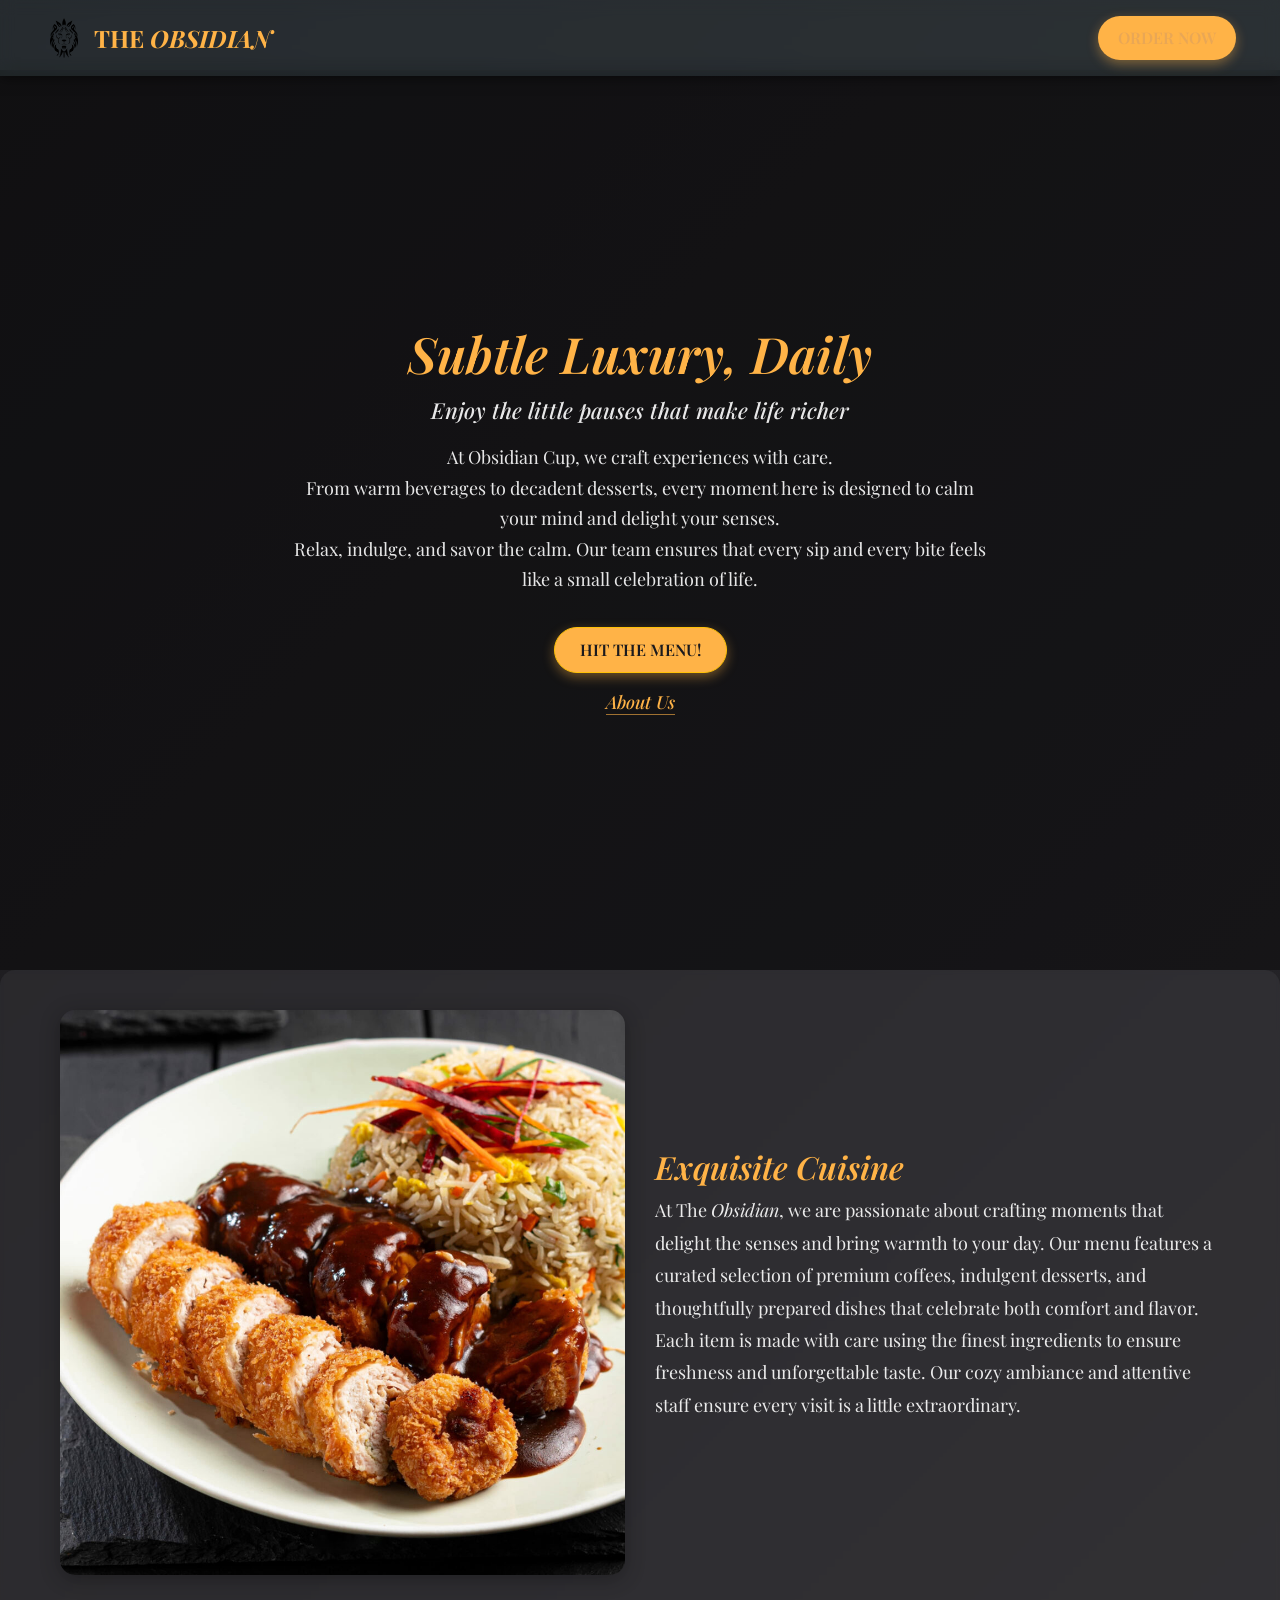
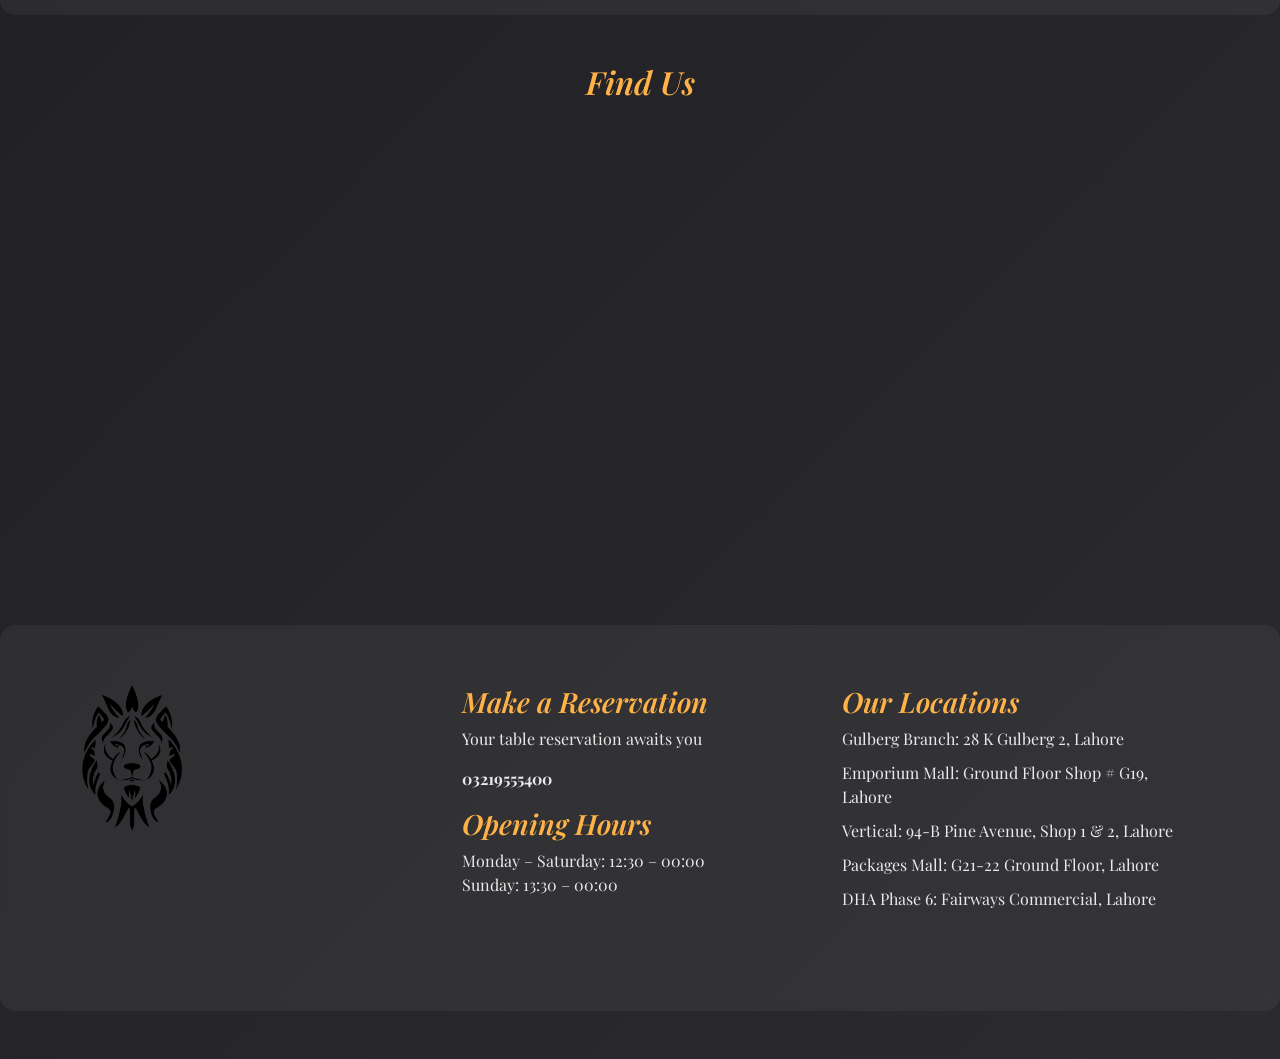
<file: index.html>
<!DOCTYPE html>
<html lang="en">
<head>
  <meta charset="UTF-8">
  <meta name="viewport" content="width=device-width, initial-scale=1.0">
  <title>The Obsidian</title>

  <!-- Google Fonts -->
  <link href="https://fonts.googleapis.com/css2?family=Montserrat:wght@300;500;700&family=Playfair+Display:wght@700&display=swap" rel="stylesheet">

  <!-- Bootstrap CSS -->
  <link href="https://cdn.jsdelivr.net/npm/bootstrap@5.3.8/dist/css/bootstrap.min.css" rel="stylesheet">

  <!-- Custom CSS -->
  <link href="./style.css" rel="stylesheet">
</head>
<body>

  <!-- Navbar -->
  <nav class="navbar navbar-expand-lg navbar-dark">
    <div class="container-fluid">
      <a class="navbar-brand d-flex align-items-center logo" href="#">
        <img src="cafe logo.webp" alt="Logo">
        <b>THE <i>OBSIDIAN</i></b>
      </a>
      <a href="menu.html" class="nav-order-btn">ORDER NOW</a>
    </div>
  </nav>

  <!-- Hero Section -->
  <section id="home" class="hero text-center">
    <div class="hero-overlay"></div>
    <div class="hero-content">
      <h1 class="hero-title">Subtle Luxury, Daily</h1>
      <p class="hero-subtitle">Enjoy the little pauses that make life richer</p>
      <p class="hero-desc">
        At Obsidian Cup, we craft experiences with care.<br>
        From warm beverages to decadent desserts, every moment here is designed to calm your mind and delight your senses.<br>
        Relax, indulge, and savor the calm. Our team ensures that every sip and every bite feels like a small celebration of life.
      </p>
      <a href="menu.html" class="btn btn-warning heartbeat-btn mt-3">HIT THE MENU!</a>
      <div class="about-link mt-3">
        <a href="about.html">About Us</a>
      </div>
    </div>
  </section>

  <!-- Food Grid Section -->
  <section class="food-grid-section">
    <div class="food-grid-container">
      <div class="food-image">
        <img src="grid food.jpg" alt="Delicious Food">
      </div>
      <div class="food-text">
        <h2>Exquisite Cuisine</h2>
        <p>
          At The <i>Obsidian</i>, we are passionate about crafting moments that delight the senses and bring warmth to your day.
          Our menu features a curated selection of premium coffees, indulgent desserts, and thoughtfully prepared dishes that celebrate both comfort and flavor.
          Each item is made with care using the finest ingredients to ensure freshness and unforgettable taste.
          Our cozy ambiance and attentive staff ensure every visit is a little extraordinary.
        </p>
      </div>
    </div>
  </section>

  <!-- Location Section -->
  <section class="location-section text-center my-5">
    <h2>Find Us</h2>
    <iframe class="map" 
      src="https://www.google.com/maps/embed?pb=!1m16!1m12!1m3!1d108809.32074823373!2d74.20451550269475!3d31.543620011653385!2m3!1f0!2f0!3f0!3m2!1i1024!2i768!4f13.1!2m1!1sArcadian%20Cafe!5e0!3m2!1sen!2s!4v1764679527795!5m2!1sen!2s" 
      allowfullscreen="" 
      loading="lazy" 
      referrerpolicy="no-referrer-when-downgrade">
    </iframe>
  </section>

  <!-- Info Grid Section -->
  <section class="info-grid-section my-5">
    <div class="container">
      <div class="row text-center text-md-start">
        <div class="col-md-4 mb-4">
          <img src="cafe logo.webp" alt="Logo" width="100">
        </div>
        <div class="col-md-4 mb-4">
          <h3>Make a Reservation</h3>
          <p>Your table reservation awaits you</p>
          <p><strong>03219555400</strong></p>
          <h3>Opening Hours</h3>
          <p>
            Monday – Saturday: 12:30 – 00:00<br>
            Sunday: 13:30 – 00:00
          </p>
        </div>
        <div class="col-md-4 mb-4">
          <h3>Our Locations</h3>
          <ul>
            <li>Gulberg Branch: 28 K Gulberg 2, Lahore</li>
            <li>Emporium Mall: Ground Floor Shop # G19, Lahore</li>
            <li>Vertical: 94-B Pine Avenue, Shop 1 & 2, Lahore</li>
            <li>Packages Mall: G21-22 Ground Floor, Lahore</li>
            <li>DHA Phase 6: Fairways Commercial, Lahore</li>
          </ul>
        </div>
      </div>
    </div>
  </section>

  <!-- Bootstrap JS -->
  <script src="https://cdn.jsdelivr.net/npm/bootstrap@5.3.8/dist/js/bootstrap.bundle.min.js"></script>
  
  <!-- Custom JS -->
  <script src="home.js"></script>

</body>
</html>
</file>
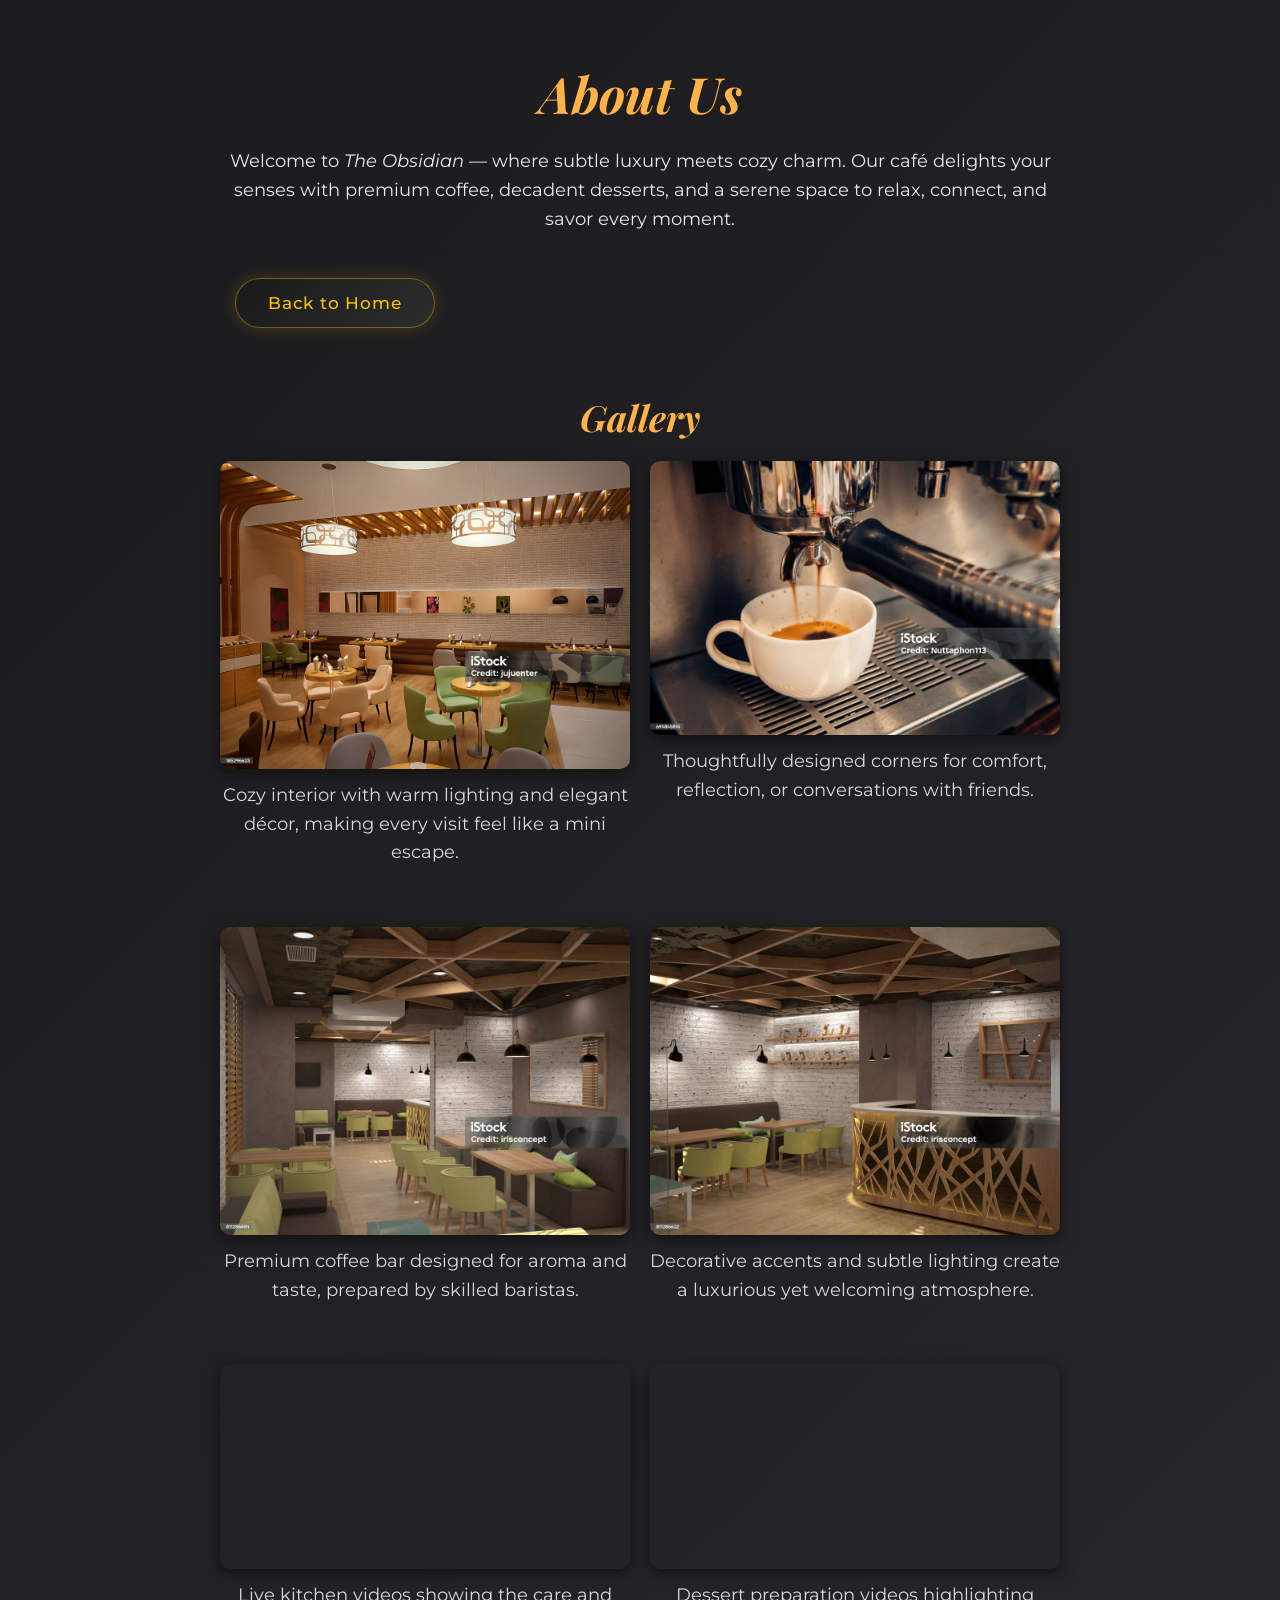
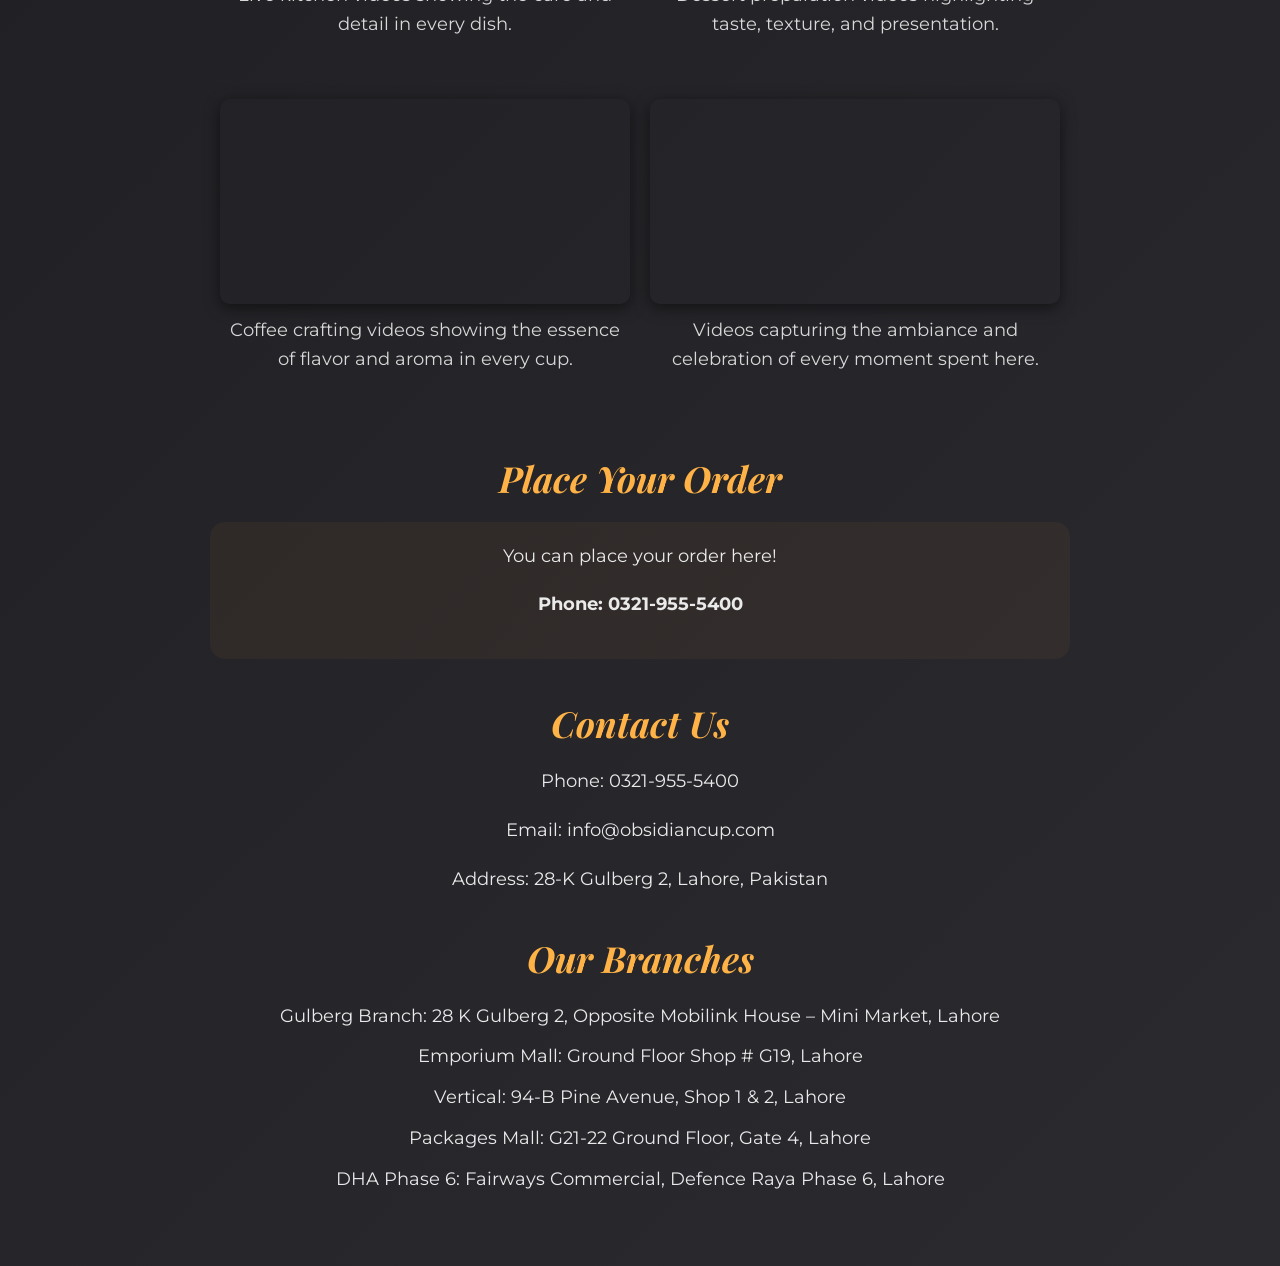
<file: about.html>
<!DOCTYPE html>
<html lang="en">
<head>
  <meta charset="UTF-8">
  <meta name="viewport" content="width=device-width, initial-scale=1.0">
  <title>About – The Obsidian</title>

  <!-- Google Fonts -->
  <link href="https://fonts.googleapis.com/css2?family=Montserrat:wght@300;500;600&family=Playfair+Display:wght@700&display=swap" rel="stylesheet">

  <!-- Custom CSS -->
  <link rel="stylesheet" href="about.css">
</head>
<body>

  <section class="about-container">
    
    <!-- About Intro -->
    <h1 class="about-title">About Us</h1>
    <p class="about-text">
      Welcome to <i>The Obsidian</i> — where subtle luxury meets cozy charm. Our café delights your senses with premium coffee, decadent desserts, and a serene space to relax, connect, and savor every moment.
    </p>
    
    <a href="the obsidian.html" class="back-home">Back to Home</a>

    <!-- Gallery -->
    <h2 class="section-title">Gallery</h2>
    <div class="gallery">

      <div class="about-item-container">
        <img class="about-item" src="./istockphoto-185296623-1024x1024.jpg" alt="Interior 1">
        <p class="item-text">Cozy interior with warm lighting and elegant décor, making every visit feel like a mini escape.</p>
      </div>

      <div class="about-item-container">
        <img class="about-item" src="./istockphoto-694845814-1024x1024.jpg" alt="Interior 2">
        <p class="item-text">Thoughtfully designed corners for comfort, reflection, or conversations with friends.</p>
      </div>

      <div class="about-item-container">
        <img class="about-item" src="./istockphoto-811286504-1024x1024.jpg" alt="Interior 3">
        <p class="item-text">Premium coffee bar designed for aroma and taste, prepared by skilled baristas.</p>
      </div>

      <div class="about-item-container">
        <img class="about-item" src="./istockphoto-811286622-1024x1024.jpg" alt="Interior 4">
        <p class="item-text">Decorative accents and subtle lighting create a luxurious yet welcoming atmosphere.</p>
      </div>

      <div class="about-item-container">
        <video class="about-item" autoplay muted loop src="./istockphoto-1389161636-640_adpp_is.mp4"></video>
        <p class="item-text">Live kitchen videos showing the care and detail in every dish.</p>
      </div>

      <div class="about-item-container">
        <video class="about-item" autoplay muted loop src="./istockphoto-1390768961-640_adpp_is.mp4"></video>
        <p class="item-text">Dessert preparation videos highlighting taste, texture, and presentation.</p>
      </div>

      <div class="about-item-container">
        <video class="about-item" autoplay muted loop src="./istockphoto-2012703901-640_adpp_is.mp4"></video>
        <p class="item-text">Coffee crafting videos showing the essence of flavor and aroma in every cup.</p>
      </div>

      <div class="about-item-container">
        <video class="about-item" autoplay muted loop src="./istockphoto-2178288139-640_adpp_is.mp4"></video>
        <p class="item-text">Videos capturing the ambiance and celebration of every moment spent here.</p>
      </div>

    </div>

    <!-- Order Section -->
    <h2 class="section-title">Place Your Order</h2>
    <div class="order-section about-item">
      <p>You can place your order here!</p>
      <p><strong>Phone: 0321‑955‑5400</strong></p>
    </div>

    <!-- Contact Info -->
    <h2 class="section-title">Contact Us</h2>
    <div class="contact about-item">
      <p>Phone: 0321‑955‑5400</p>
      <p>Email: info@obsidiancup.com</p>
      <p>Address: 28‑K Gulberg 2, Lahore, Pakistan</p>
    </div>

    <!-- Branches -->
    <h2 class="section-title">Our Branches</h2>
    <ul class="branches about-item">
      <li>Gulberg Branch: 28 K Gulberg 2, Opposite Mobilink House – Mini Market, Lahore</li>
      <li>Emporium Mall: Ground Floor Shop # G19, Lahore</li>
      <li>Vertical: 94‑B Pine Avenue, Shop 1 & 2, Lahore</li>
      <li>Packages Mall: G21‑22 Ground Floor, Gate 4, Lahore</li>
      <li>DHA Phase 6: Fairways Commercial, Defence Raya Phase 6, Lahore</li>
    </ul>

  </section>

  <script src="./about.js"></script>
</body>
</html>
</file>
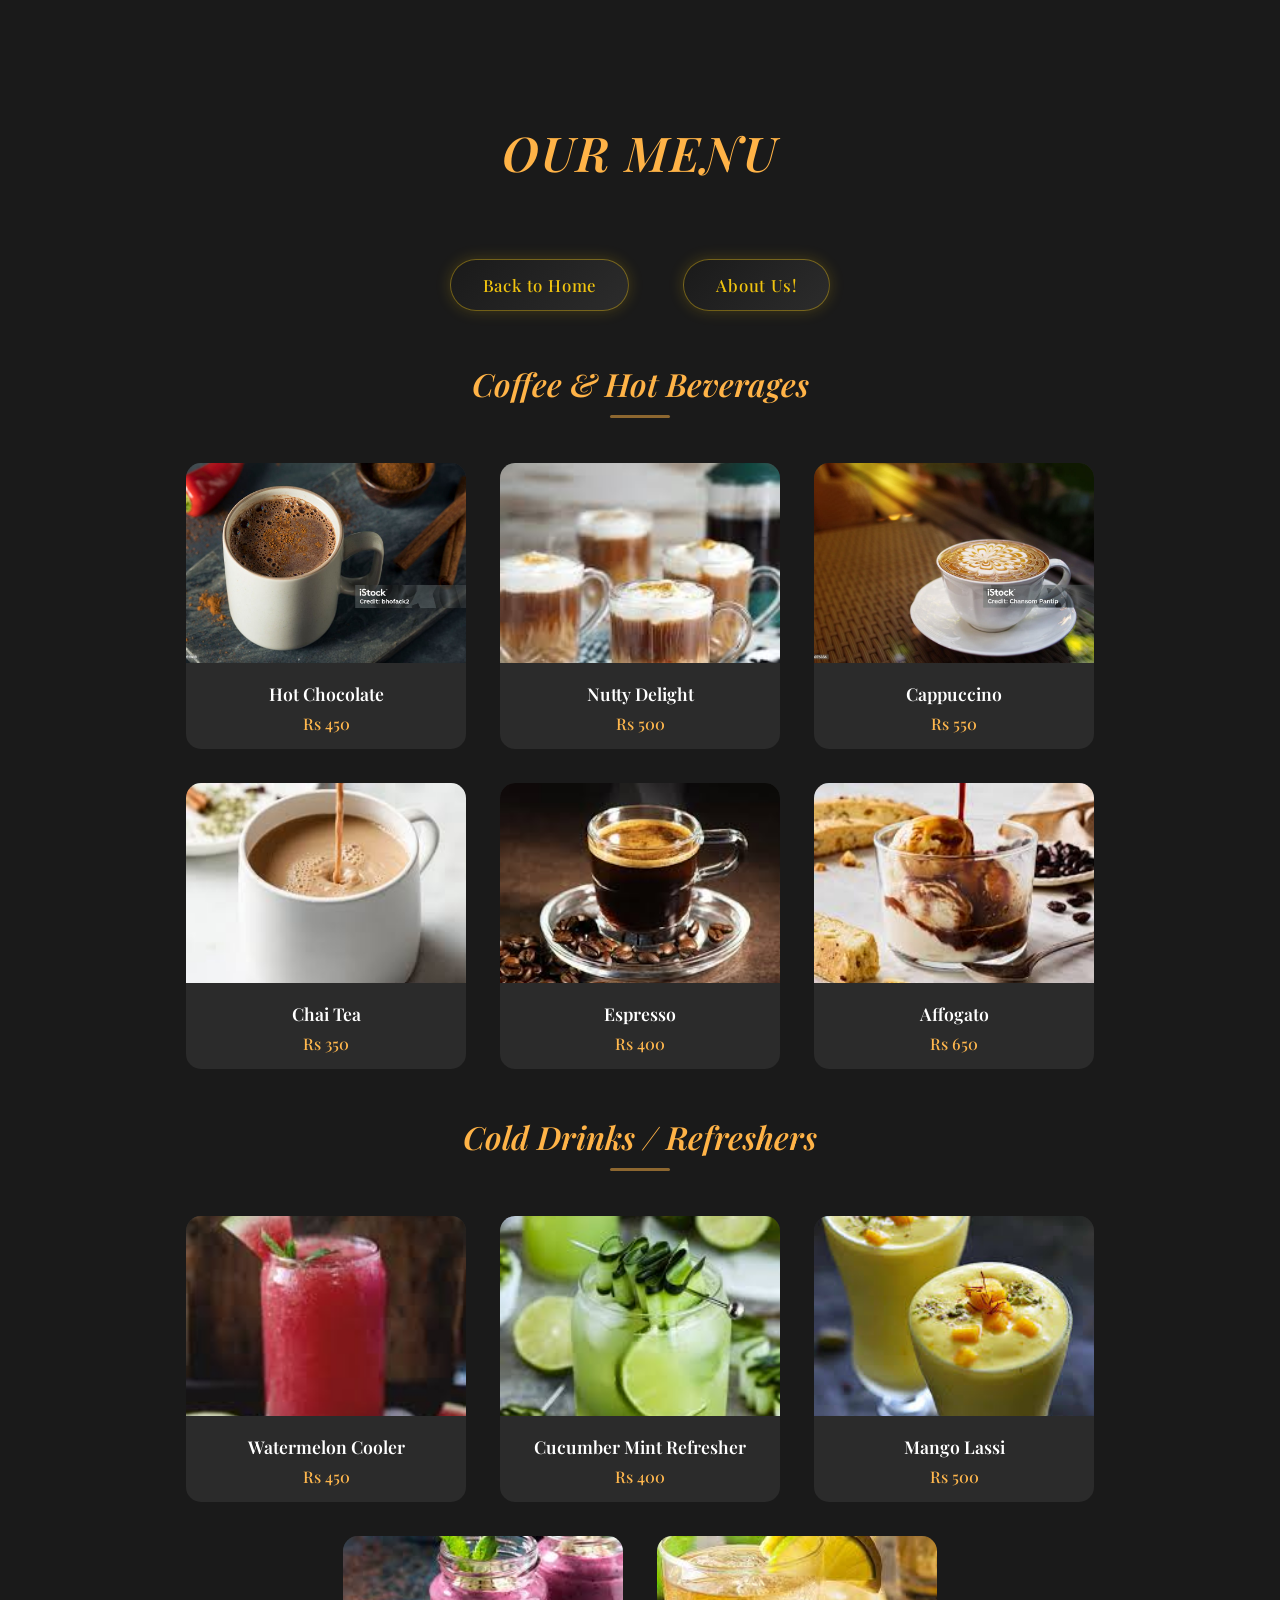
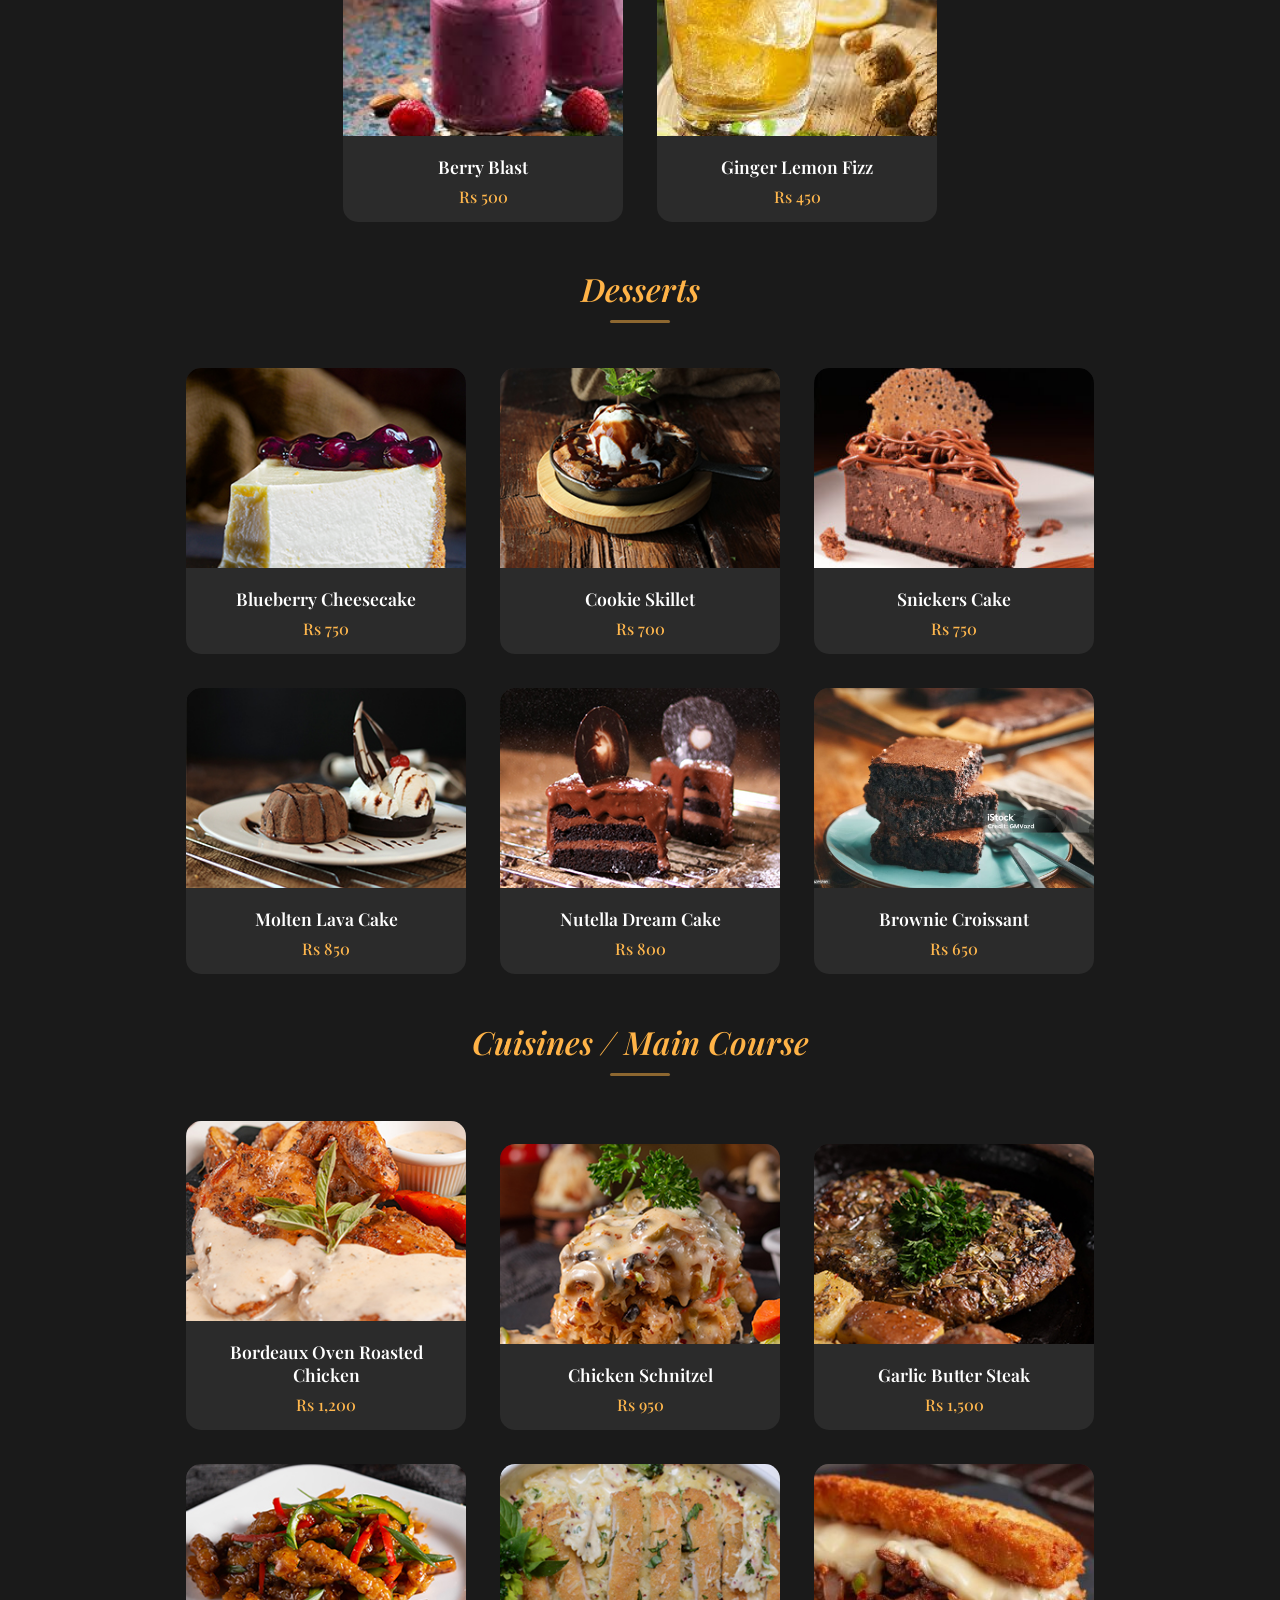
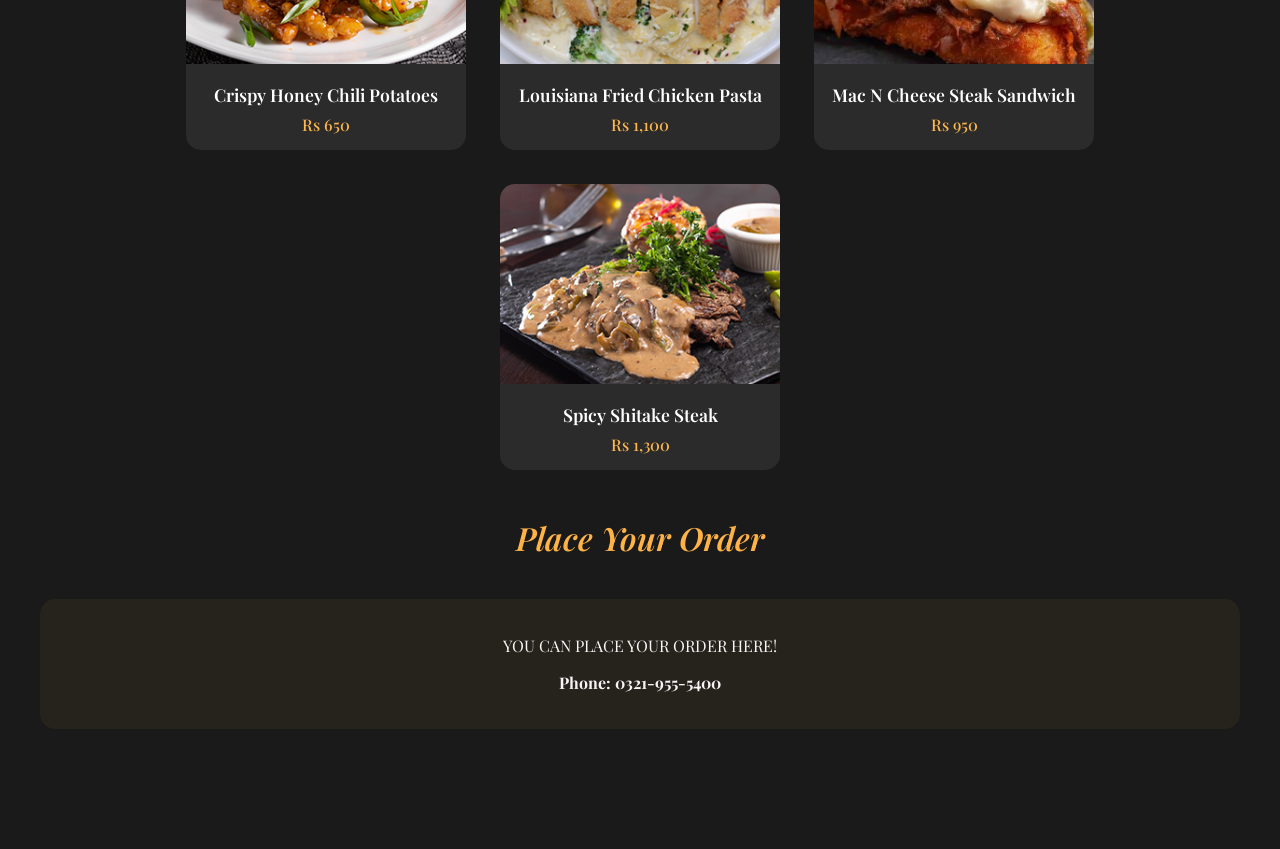
<file: menu.html>
<!DOCTYPE html>
<html lang="en">
<head>
  <meta charset="UTF-8">
  <meta name="viewport" content="width=device-width, initial-scale=1.0">
  <title>Menu – The Obsidian</title>

  <!-- Google Fonts -->
  <link href="https://fonts.googleapis.com/css2?family=Montserrat:wght@300;500;600&family=Playfair+Display:wght@700&display=swap" rel="stylesheet">

  <!-- Custom CSS -->
  <link rel="stylesheet" href="menu.css">
</head>
<body>

  <section class="menu-container">
    <h1 class="menu-title">Our Menu</h1>

    <div class="navigation-links">
      <a href="./the obsidian.html" class="back-home">Back to Home</a>
      <a href="about.html" class="back-home">About Us!</a>
    </div>

    <!-- Coffee & Hot Beverages -->
    <div class="menu-category">
      <h2>Coffee & Hot Beverages</h2>
      <div class="menu-item">
        <img src="./Hot Chocolate.jpg" alt="Hot Chocolate">
        <div class="menu-text">
          <span class="item-name">Hot Chocolate</span>
          <span class="item-price">Rs 450</span>
        </div>
      </div>
      <div class="menu-item">
        <img src="./nutty delight.jfif" alt="Nutty Delight">
        <div class="menu-text">
          <span class="item-name">Nutty Delight</span>
          <span class="item-price">Rs 500</span>
        </div>
      </div>
      <div class="menu-item">
        <img src="./Macchiato.jpg" alt="Cappuccino">
        <div class="menu-text">
          <span class="item-name">Cappuccino</span>
          <span class="item-price">Rs 550</span>
        </div>
      </div>
      <div class="menu-item">
        <img src="./chai.jfif" alt="Chai Tea">
        <div class="menu-text">
          <span class="item-name">Chai Tea</span>
          <span class="item-price">Rs 350</span>
        </div>
      </div>
      <div class="menu-item">
        <img src="./espresso.jfif" alt="Espresso">
        <div class="menu-text">
          <span class="item-name">Espresso</span>
          <span class="item-price">Rs 400</span>
        </div>
      </div>
      <div class="menu-item">
        <img src="./affogato.jfif" alt="Affogato">
        <div class="menu-text">
          <span class="item-name">Affogato</span>
          <span class="item-price">Rs 650</span>
        </div>
      </div>
    </div>

    <!-- Cold Drinks / Refreshers -->
    <div class="menu-category">
      <h2>Cold Drinks / Refreshers</h2>
      <div class="menu-item">
        <img src="./watermelon cooler.jfif" alt="Watermelon Cooler">
        <div class="menu-text">
          <span class="item-name">Watermelon Cooler</span>
          <span class="item-price">Rs 450</span>
        </div>
      </div>
      <div class="menu-item">
        <img src="./cucumber.jfif" alt="Cucumber Mint Refresher">
        <div class="menu-text">
          <span class="item-name">Cucumber Mint Refresher</span>
          <span class="item-price">Rs 400</span>
        </div>
      </div>
      <div class="menu-item">
        <img src="./mangolassi.jfif" alt="Mango Lassi">
        <div class="menu-text">
          <span class="item-name">Mango Lassi</span>
          <span class="item-price">Rs 500</span>
        </div>
      </div>
      <div class="menu-item">
        <img src="./berryblast.jfif" alt="Berry Blast">
        <div class="menu-text">
          <span class="item-name">Berry Blast</span>
          <span class="item-price">Rs 500</span>
        </div>
      </div>
      <div class="menu-item">
        <img src="./ginger.jfif" alt="Ginger Lemon Fizz">
        <div class="menu-text">
          <span class="item-name">Ginger Lemon Fizz</span>
          <span class="item-price">Rs 450</span>
        </div>
      </div>
    </div>

    <!-- Desserts -->
    <div class="menu-category">
      <h2>Desserts</h2>
      <div class="menu-item">
        <img src="./BlueberryCheesecake.jpg" alt="Blueberry Cheesecake">
        <div class="menu-text">
          <span class="item-name">Blueberry Cheesecake</span>
          <span class="item-price">Rs 750</span>
        </div>
      </div>
      <div class="menu-item">
        <img src="./CookiSkillet.jpg" alt="Cookie Skillet">
        <div class="menu-text">
          <span class="item-name">Cookie Skillet</span>
          <span class="item-price">Rs 700</span>
        </div>
      </div>
      <div class="menu-item">
        <img src="./snickerscake-300x300.jpg" alt="Snickers Cake">
        <div class="menu-text">
          <span class="item-name">Snickers Cake</span>
          <span class="item-price">Rs 750</span>
        </div>
      </div>
      <div class="menu-item">
        <img src="./MoltenLavaCake.jpg" alt="Molten Lava Cake">
        <div class="menu-text">
          <span class="item-name">Molten Lava Cake</span>
          <span class="item-price">Rs 850</span>
        </div>
      </div>
      <div class="menu-item">
        <img src="./NutellaDreamCake.jpg" alt="Nutella Dream Cake">
        <div class="menu-text">
          <span class="item-name">Nutella Dream Cake</span>
          <span class="item-price">Rs 800</span>
        </div>
      </div>
      <div class="menu-item">
        <img src="./brownie.jpg" alt="Brownie Croissant">
        <div class="menu-text">
          <span class="item-name">Brownie Croissant</span>
          <span class="item-price">Rs 650</span>
        </div>
      </div>
    </div>

    <!-- Cuisines / Main Course -->
    <div class="menu-category">
      <h2>Cuisines / Main Course</h2>
      <div class="menu-item">
        <img src="./bordeauxoveroastedchicken.jpg" alt="Bordeaux Oven Roasted Chicken">
        <div class="menu-text">
          <span class="item-name">Bordeaux Oven Roasted Chicken</span>
          <span class="item-price">Rs 1,200</span>
        </div>
      </div>
      <div class="menu-item">
        <img src="./ChickenSchnitzel.jpg" alt="Chicken Schnitzel">
        <div class="menu-text">
          <span class="item-name">Chicken Schnitzel</span>
          <span class="item-price">Rs 950</span>
        </div>
      </div>
      <div class="menu-item">
        <img src="./garlicbuttersteak.jpg" alt="Garlic Butter Steak">
        <div class="menu-text">
          <span class="item-name">Garlic Butter Steak</span>
          <span class="item-price">Rs 1,500</span>
        </div>
      </div>
      <div class="menu-item">
        <img src="./crispyhoneychilipotatoes.jpg" alt="Crispy Honey Chili Potatoes">
        <div class="menu-text">
          <span class="item-name">Crispy Honey Chili Potatoes</span>
          <span class="item-price">Rs 650</span>
        </div>
      </div>
      <div class="menu-item">
        <img src="./LouisianaFriedChickenPasta.jpg" alt="Louisiana Fried Chicken Pasta">
        <div class="menu-text">
          <span class="item-name">Louisiana Fried Chicken Pasta</span>
          <span class="item-price">Rs 1,100</span>
        </div>
      </div>
      <div class="menu-item">
        <img src="./macncheesesandwich-300x300.jpg" alt="Mac N Cheese Steak Sandwich">
        <div class="menu-text">
          <span class="item-name">Mac N Cheese Steak Sandwich</span>
          <span class="item-price">Rs 950</span>
        </div>
      </div>
      <div class="menu-item">
        <img src="./spicyshitakesteak.jpg" alt="Spicy Shitake Steak">
        <div class="menu-text">
          <span class="item-name">Spicy Shitake Steak</span>
          <span class="item-price">Rs 1,300</span>
        </div>
      </div>
    </div>

    <!-- Place Your Order -->
    <h2 class="section-title order-title">Place Your Order</h2>
    <div class="order-section about-item">
      <p>YOU CAN PLACE YOUR ORDER HERE!</p>
      <p><strong>Phone: 0321‑955‑5400</strong></p>
    </div>

  </section>

  <script src="menu.js"></script>
</body>
</html>
</file>
<file: style.css>
/* ---------------------- Reset ---------------------- */
* {
    margin: 0;
    padding: 0;
    box-sizing: border-box;
}

/* ---------------------- Body ---------------------- */
body {
    font-family: 'Playfair Display', serif;
    color: rgba(255, 255, 255, 0.9);
    overflow-x: hidden;
    background: linear-gradient(135deg, #1b1a1d, #2b2a2f);
    padding-top: 70px;
}

/* ---------------------- Navbar ---------------------- */
nav.navbar {
    display: flex;
    justify-content: space-between;
    align-items: center;
    position: fixed;
    top: 0;
    width: 100%;
    padding: 0.8rem 2rem;
    background: rgba(100, 136, 143, 0.16);
    backdrop-filter: blur(8px);
    box-shadow: 0 2px 12px rgba(0,0,0,0.5);
    z-index: 1000;
}

.navbar .logo {
    display: flex;
    align-items: center;
    text-decoration: none;
}

.navbar .logo img {
    width: 40px;
    height: 40px;
    object-fit: contain;
    margin-right: 10px;
    filter: brightness(1.2);
}

.navbar .logo b,
.navbar .logo i {
    font-size: 1.5rem;
    color: #ffb347;
}

.nav-order-btn {
    padding: 10px 20px;
    border-radius: 30px;
    font-weight: 600;
    text-decoration: none;
    background: #ffb347;
    color: #7d6e9b2c;
    transition: all 0.3s ease;
    box-shadow: 0 4px 12px rgba(255,179,71,0.4);
}

.nav-order-btn:hover {
    background: #ffd175;
    transform: scale(1.05);
    box-shadow: 0 6px 18px rgba(255,179,71,0.5);
}

/* ---------------------- Hero Section ---------------------- */
.hero {
    position: relative;
    height: 100vh;
    display: flex;
    justify-content: center;
    align-items: center;
    text-align: center;
}

.hero-overlay {
    position: absolute;
    inset: 0;
    background: rgba(0,0,0,0.4);
    z-index: 1;
}

.hero-content {
    position: relative;
    z-index: 2;
    max-width: 700px;
}

/* ---------------------- Headings (Golden Italics) ---------------------- */
.hero-title {
    font-style: italic;
    font-weight: 600;
    font-size: 50px;
    color: #ffb347;
    margin-bottom: 10px;
    opacity: 0;
    animation: fadeInUp 1.2s ease forwards, floatUp 4s ease-in-out infinite;
    animation-delay: 0.3s;
}

.hero-subtitle {
    font-style: italic;
    font-weight: 500;
    font-size: 22px;
    margin-bottom: 15px;
    opacity: 0;
    animation: fadeInUp 1.2s ease forwards;
    animation-delay: 0.6s;
}

.food-text h2,
.location-section h2,
.info-grid-section h3 {
    font-style: italic;
    font-weight: 600;
    color: #ffb347;
}

/* ---------------------- Hero Description ---------------------- */
.hero-desc {
    font-weight: 300;
    font-size: 18px;
    line-height: 1.7;
    opacity: 0;
    animation: fadeInUp 1.2s ease forwards;
    animation-delay: 0.9s;
}

/* ---------------------- Buttons ---------------------- */
.btn.heartbeat-btn {
    border-radius: 30px;
    font-weight: 600;
    background: #ffb347;
    color: #1b1a1d;
    padding: 10px 25px;
    box-shadow: 0 4px 12px rgba(255,179,71,0.4);
    opacity: 0;
    animation: fadeInUp 1.2s ease forwards, heartbeat 1.5s infinite;
    animation-delay: 1.5s;
}

.btn.heartbeat-btn:hover {
    transform: scale(1.05);
    background: #ffd175;
}

/* About Us link */
.about-link a {
    font-style: italic;
    color: #ffb347;
    font-weight: 500;
    font-size: 18px;
    text-decoration: none;
    border-bottom: 1px solid rgba(255,179,71,0.6);
    opacity: 0;
    animation: fadeInUp 1.2s ease forwards;
    animation-delay: 1.2s;
}

.about-link a:hover {
    color: #fff;
    border-bottom-color: #fff;
}

/* ---------------------- Food Grid ---------------------- */
.food-grid-section {
    padding: 40px 60px;
    background: rgba(255,255,255,0.05);
    border-radius: 15px;
    backdrop-filter: blur(2px);
}

.food-grid-container {
    display: grid;
    grid-template-columns: 1fr 1fr;
    gap: 30px;
    align-items: center;
}

.food-image img {
    width: 100%;
    border-radius: 15px;
    object-fit: cover;
    box-shadow: 0 4px 20px rgba(0,0,0,0.3);
}

.food-text p {
    font-weight: 300;
    font-size: 18px;
    line-height: 1.8;
}

/* ---------------------- Location ---------------------- */
.location-section h2 {
    margin-bottom: 20px;
}

.map {
    width: 90%;
    max-width: 800px;
    height: 450px;
    border-radius: 15px;
    border: none;
}

/* ---------------------- Info Grid ---------------------- */
.info-grid-section {
    background: rgba(255,255,255,0.05);
    padding: 60px 20px;
    border-radius: 15px;
    backdrop-filter: blur(4px);
}

.info-grid-section ul {
    list-style: none;
    padding-left: 0;
}

.info-grid-section ul li {
    margin-bottom: 10px;
}

/* ---------------------- Animations ---------------------- */
@keyframes fadeInUp {
    from { opacity: 0; transform: translateY(20px); }
    to { opacity: 1; transform: translateY(0); }
}

@keyframes floatUp {
    0%, 100% { transform: translateY(0); }
    50% { transform: translateY(-10px); }
}

@keyframes heartbeat {
    0%, 100% { transform: scale(1); }
    25% { transform: scale(1.08); }
    50% { transform: scale(1.12); }
    75% { transform: scale(1.08); }
}

/* ---------------------- Responsive ---------------------- */
@media (max-width: 1200px) {
    .food-grid-container {
        grid-template-columns: 1fr;
        gap: 20px;
    }
}

@media (max-width: 992px) {
    .food-item { width: 45%; }
}

@media (max-width: 768px) {
    .hero-title { font-size: 50px; }
    .hero-subtitle { font-size: 18px; }
    .hero-desc { font-size: 16px; }
    .btn.heartbeat-btn { padding: 8px 20px; font-size: 16px; }
    .food-grid-section { padding: 20px; }
}

@media (max-width: 600px) {
    .food-item { width: 100%; }
}

@media (max-width: 480px) {
    .hero-title { font-size: 36px; }
    .hero-subtitle { font-size: 16px; }
    .hero-desc { font-size: 14px; }
    .nav-order-btn { padding: 6px 12px; font-size: 14px; }
    .food-text h2 { font-size: 24px; }
    .food-text p { font-size: 14px; }
}
</file>
<file: about.css>
/* ---------------------- Global Reset ---------------------- */
* {
    margin: 0;
    padding: 0;
    box-sizing: border-box;
}

/* ---------------------- Body ---------------------- */
body {
    font-family: 'Montserrat', sans-serif;
    background: linear-gradient(135deg, #1b1a1d, #2b2a2f);
    color: #fff;
    overflow-x: hidden;
}

/* ---------------------- Main Container ---------------------- */
.about-container {
    max-width: 900px;
    margin: auto;
    padding: 60px 20px;
}

/* ---------------------- Titles ---------------------- */
.about-title {
    font-family: 'Playfair Display', serif;
    font-style: italic;
    font-size: 50px;
    color: #ffb347;
    text-align: center;
    margin-bottom: 20px;
}

.section-title {
    font-family: 'Playfair Display', serif;
    font-style: italic;
    font-size: 36px;
    color: #ffb347;
    margin: 40px 0 20px 0;
    text-align: center;
}

/* ---------------------- Text ---------------------- */
.about-text,
.item-text,
.contact p,
.branches li,
.order-section p {
    font-size: 18px;
    line-height: 1.6;
    color: rgba(255, 255, 255, 0.9);
    text-align: center;
    margin-bottom: 20px;
}

/* ---------------------- Gallery ---------------------- */
.gallery {
    display: flex;
    flex-wrap: wrap;
    gap: 20px;
    justify-content: center;
}

.about-item-container {
    width: calc(50% - 20px);
    margin-bottom: 20px;
}

.about-item-container .about-item {
    width: 100%;
    border-radius: 10px;
    box-shadow: 0 4px 15px rgba(0, 0, 0, 0.5);
    object-fit: cover;
    transition: transform 0.5s ease, box-shadow 0.5s ease;
    opacity: 0;
    transform: translateY(20px);
}

/* Description under images/videos */
.item-text {
    color: #d8d8d8;
    margin-top: 8px;
}

/* Hover effect for gallery items */
.gallery img:hover,
.gallery video:hover {
    transform: scale(1.05);
    box-shadow: 0 8px 30px rgba(255, 179, 71, 0.4);
    transition: transform 0.4s ease, box-shadow 0.4s ease;
    cursor: pointer;
}

/* ---------------------- Order Section ---------------------- */
.order-section {
    text-align: center;
    margin: 20px 0 40px 0;
    background: rgba(255, 179, 71, 0.05);
    padding: 20px;
    border-radius: 15px;
}

/* ---------------------- Contact & Branches ---------------------- */
.contact,
.branches {
    margin-top: 20px;
    opacity: 0;
    transform: translateY(20px);
}

.branches {
    list-style: none;
    padding-left: 0;
}

.branches li {
    margin-bottom: 12px;
}

/* ---------------------- Show Animation ---------------------- */
.show {
    opacity: 1 !important;
    transform: translateY(0) !important;
    transition: all 0.8s ease;
}

/* ---------------------- Back Home Button ---------------------- */
.back-home {
    display: inline-block;
    margin: 25px;
    padding: 14px 32px;
    background: linear-gradient(135deg, #1a1a1a, #2c2c2c);
    color: #f1c40f;
    text-decoration: none;
    font-size: 1.05rem;
    border-radius: 40px;
    border: 1px solid rgba(241, 196, 15, 0.4);
    box-shadow: 0 0 15px rgba(241, 196, 15, 0.2);
    letter-spacing: 0.8px;
    transition: 0.4s ease;
    font-weight: 500;
}

.back-home:hover {
    background: linear-gradient(135deg, #2c2c2c, #3d3d3d);
    box-shadow: 0 0 25px rgba(241, 196, 15, 0.5);
    transform: translateX(-4px) scale(1.05);
}

/* ---------------------- Responsive ---------------------- */
@media (max-width: 768px) {
    .about-title {
        font-size: 38px;
    }
    .section-title {
        font-size: 28px;
    }
    .about-item-container {
        width: 100%;
    }
    .about-text,
    .item-text {
        font-size: 16px;
    }
    .order-section p,
    .contact p,
    .branches li {
        font-size: 15px;
    }
}
</file>
<file: menu.css>
/* ---------------------- Global Styles ---------------------- */
body {
  margin: 0;
  padding: 0;
  font-family: 'Playfair Display', serif;
  background-color: #1a1a1a;
  color: #f5f5f5;
}

/* ---------------------- Menu Container ---------------------- */
.menu-container {
  max-width: 1200px;
  margin: 0 auto;
  padding: 80px 20px;
  text-align: center;
}

/* ---------------------- Headings ---------------------- */
.menu-title {
  font-family: 'Playfair Display', serif;
  font-style: italic;
  font-weight: 600;
  font-size: 3rem;
  margin-bottom: 50px;
  color: #ffb347;
  text-transform: uppercase;
  letter-spacing: 2px;
}

.menu-category h2 {
  font-family: 'Playfair Display', serif;
  font-style: italic;
  font-weight: 600;
  font-size: 2rem;
  margin-bottom: 30px;
  color: #ffb347;
  position: relative;
}

.menu-category h2::after {
  content: '';
  display: block;
  width: 60px;
  height: 3px;
  background: #ffb347;
  margin: 10px auto 0;
  opacity: 0.5;
  border-radius: 2px;
}

/* ---------------------- Menu Items ---------------------- */
.menu-item {
  display: inline-block;
  width: 280px;
  margin: 15px;
  background: #2b2b2b;
  border-radius: 15px;
  overflow: hidden;
  transition: transform 0.3s, box-shadow 0.3s;
  cursor: pointer;
}

.menu-item:hover {
  transform: translateY(-8px);
  box-shadow: 0 10px 20px rgba(255, 255, 255, 0.2);
}

.menu-item img {
  width: 100%;
  height: 200px;
  object-fit: cover;
  transition: transform 0.3s;
}

.menu-item:hover img {
  transform: scale(1.05);
}

/* ---------------------- Item Text ---------------------- */
.menu-text {
  padding: 15px;
}

.item-name {
  display: block;
  font-size: 1.1rem;
  font-weight: 600;
  margin-bottom: 8px;
  color: #fff;
  text-transform: capitalize;
}

.item-price {
  font-size: 1rem;
  color: #ffb74d;
  font-weight: 500;
}

/* ---------------------- Order Section ---------------------- */
.order-section {
  text-align: center;
  margin: 40px 0;
  background: rgba(255, 179, 71, 0.05);
  padding: 20px;
  border-radius: 15px;
}

.order-title {
  font-family: 'Playfair Display', serif;
  font-style: italic;
  font-weight: 600;
  font-size: 2rem;
  margin-bottom: 20px;
  color: #ffb347;
}

/* ---------------------- Back/Home Buttons ---------------------- */
.back-home {
  display: inline-block;
  margin: 25px;
  padding: 14px 32px;
  background: linear-gradient(135deg, #1a1a1a, #2c2c2c);
  color: #f1c40f;
  text-decoration: none;
  font-size: 1.05rem;
  border-radius: 40px;
  border: 1px solid rgba(241, 196, 15, 0.4);
  box-shadow: 0 0 15px rgba(241, 196, 15, 0.2);
  letter-spacing: 0.8px;
  transition: 0.4s ease;
  font-weight: 500;
}

.back-home:hover {
  background: linear-gradient(135deg, #2c2c2c, #3d3d3d);
  box-shadow: 0 0 25px rgba(241, 196, 15, 0.5);
  transform: translateX(-4px) scale(1.05);
}

/* ---------------------- Responsive ---------------------- */
@media (max-width: 992px) {
  .menu-item {
    width: 45%;
  }
}

@media (max-width: 768px) {
  .menu-item {
    width: 100%;
  }

  .menu-title {
    font-size: 2.5rem;
  }

  .menu-category h2 {
    font-size: 1.7rem;
  }

  .order-title {
    font-size: 1.8rem;
  }
}

@media (max-width: 600px) {
  .menu-item {
    width: 100%;
  }
}
</file>
